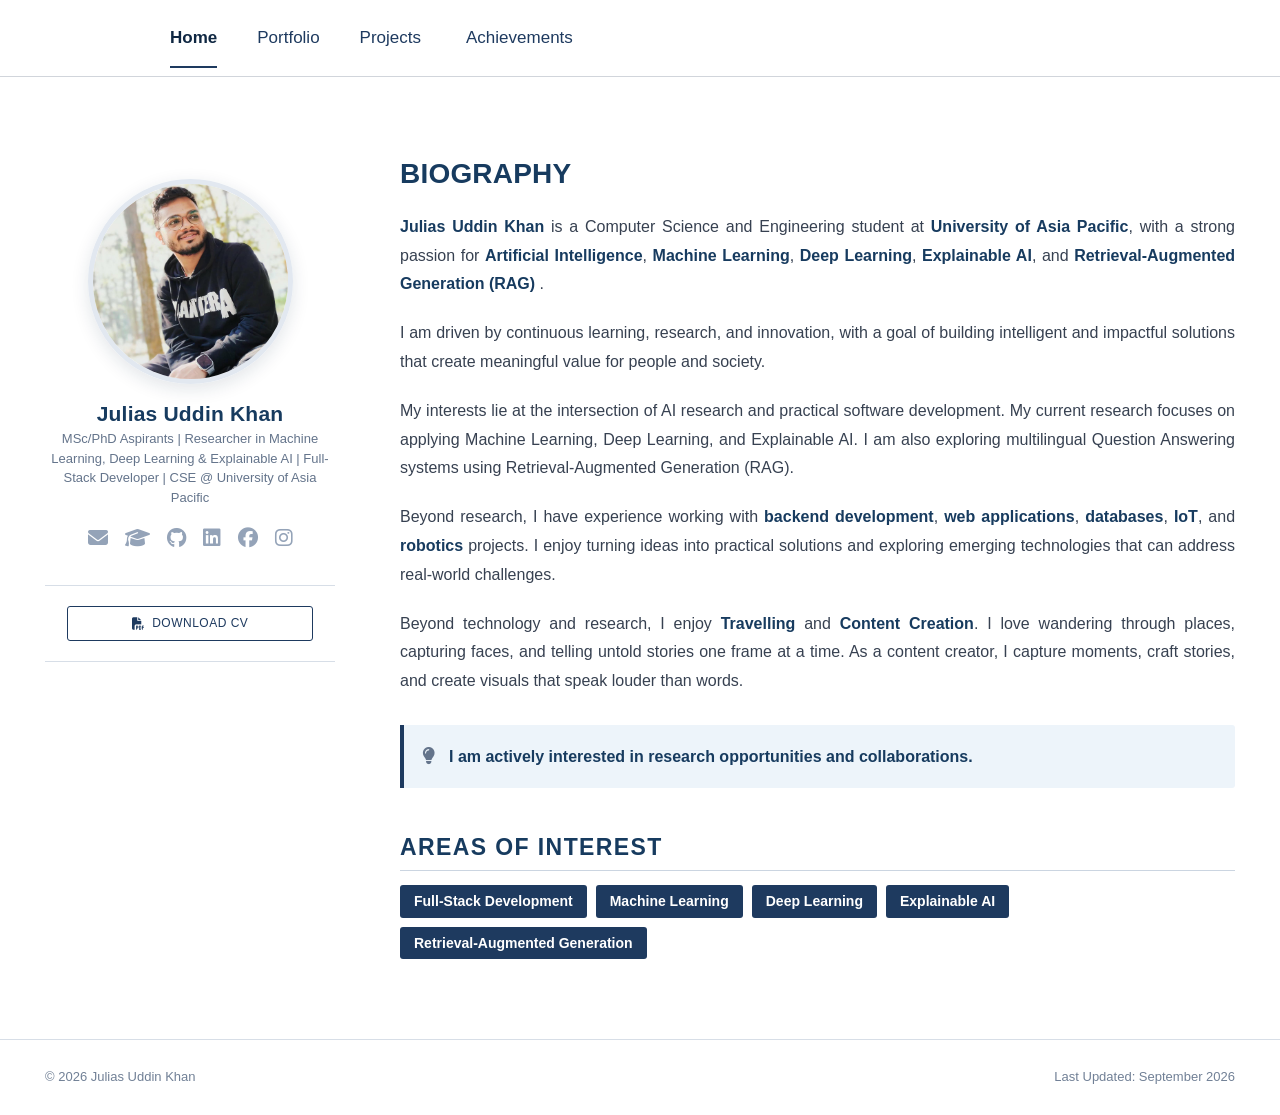
<file: index.html>
<!DOCTYPE html>

<html lang="en">

<head>


<meta charset="UTF-8">

<meta
    name="viewport"
    content="width=device-width, initial-scale=1.0"
>

<meta
    name="description"
    content="Academic portfolio of Julias Uddin Khan"
>

<meta
    name="author"
    content="Julias Uddin Khan"
>

<title>Julias Uddin Khan</title>


<!-- Font Awesome -->

<link
    rel="stylesheet"
    href="https://cdnjs.cloudflare.com/ajax/libs/font-awesome/6.5.2/css/all.min.css"
>


<!-- Main CSS -->

<link
    rel="stylesheet"
    href="css/style.css"
>


<style>

    .desktop-nav-options {
        display: flex;
        align-items: center;
        gap: 45px;
    }

    .mobile-menu-container {
        display: none;
        position: relative;
    }

    .mobile-menu-button {
        border: none;
        background: transparent;
        color: #344454;
        font-size: 19px;
        cursor: pointer;
        padding: 5px;
    }

    .mobile-menu-button:hover {
        color: #30445a;
    }

    .mobile-menu {
        display: none;
        position: absolute;
        top: 38px;
        right: 0;
        min-width: 165px;
        background: #ffffff;
        border: 1px solid #dddddd;
        border-radius: 4px;
        box-shadow: 0 6px 20px rgba(0,0,0,0.10);
        z-index: 1000;
        padding: 7px 0;
    }

    .mobile-menu.show {
        display: block;
    }

    .mobile-menu-link {
        display: block;
        padding: 10px 18px;
        color: #344454;
        font-size: 14px;
        font-weight: 400;
        text-decoration: none;
        white-space: nowrap;
    }

    .mobile-menu-link:hover {
        background: #f5f7f9;
        color: #30445a;
    }

    .mobile-menu-link.active {
        color: #30445a;
        font-weight: 700;
    }

    @media (max-width: 700px) {

        .desktop-nav-options {
            display: none;
        }

        .mobile-menu-container {
            display: block;
        }

        .nav-links {
            gap: 25px;
        }

    }

    @media (max-width: 420px) {

        .nav-links {
            gap: 18px;
        }

    }

</style>


</head>

<body>

<!-- =====================================================
     HEADER
====================================================== -->

<header class="site-header">


<div class="container">

    <nav class="navbar">

        <div class="nav-links">

            <a
                href="index.html"
                class="nav-link active"
            >
                Home
            </a>


            <a
                href="portfolio.html"
                class="nav-link"
            >
                Portfolio
            </a>


            <div class="desktop-nav-options">

                <a
                    href="projects.html"
                    class="nav-link"
                >
                    Projects
                </a>


                <a
                    href="achievements.html"
                    class="nav-link"
                >
                    Achievements
                </a>

            </div>


            <div class="mobile-menu-container">

                <button
                    type="button"
                    class="mobile-menu-button"
                    id="mobileMenuButton"
                    aria-label="Open navigation menu"
                    aria-expanded="false"
                >
                    <i class="fa-solid fa-bars"></i>
                </button>


                <div
                    class="mobile-menu"
                    id="mobileMenu"
                >

                    <a
                        href="projects.html"
                        class="mobile-menu-link"
                    >
                        Projects
                    </a>


                    <a
                        href="achievements.html"
                        class="mobile-menu-link"
                    >
                        Achievements
                    </a>

                </div>

            </div>

        </div>

    </nav>

</div>


</header>

<!-- =====================================================
     MAIN
====================================================== -->

<main>


<div class="container">

    <div class="main-layout">


        <!-- =================================================
             SIDEBAR
        ================================================== -->

        <aside class="sidebar">


            <div class="profile-container">

                <img
                    src="files/profile.jpeg"
                    alt="Julias Uddin Khan"
                    class="profile-image"
                >

            </div>


            <h1 class="profile-name">
                Julias Uddin Khan
            </h1>


            <p class="profile-title">

                MSc/PhD Aspirants |
                Researcher in Machine Learning,
                Deep Learning &amp; Explainable AI |
                Full-Stack Developer |
                CSE @ University of Asia Pacific

            </p>


            <div class="social-links">


                <a
                    href="https://mail.google.com/mail/?view=cm&fs=1&to=juliasjisan17@gmail.com"
                    class="social-link"
                    target="_blank"
                    rel="noopener noreferrer"
                    title="Personal Email"
                >
                    <i class="fa-solid fa-envelope"></i>
                </a>


                <a
                    href="https://mail.google.com/mail/?view=cm&fs=1&to=22201034@uap-bd.edu"
                    class="social-link"
                    target="_blank"
                    rel="noopener noreferrer"
                    title="University Email"
                >
                    <i class="fa-solid fa-graduation-cap"></i>
                </a>


                <a
                    href="https://github.com/JuliasUddinKhan"
                    class="social-link"
                    target="_blank"
                    rel="noopener noreferrer"
                    title="GitHub"
                >
                    <i class="fa-brands fa-github"></i>
                </a>


                <a
                    href="https://www.linkedin.com/in/juliasuddinkhan/"
                    class="social-link"
                    target="_blank"
                    rel="noopener noreferrer"
                    title="LinkedIn"
                >
                    <i class="fa-brands fa-linkedin"></i>
                </a>


                <a
                    href="https://facebook.com/juliasuddinkhan"
                    class="social-link"
                    target="_blank"
                    rel="noopener noreferrer"
                    title="Facebook"
                >
                    <i class="fa-brands fa-facebook"></i>
                </a>


                <a
                    href="https://www.instagram.com/julias_jisan"
                    class="social-link"
                    target="_blank"
                    rel="noopener noreferrer"
                    title="Instagram"
                >
                    <i class="fa-brands fa-instagram"></i>
                </a>

            </div>


            <div class="cv-section">

                <a
                    href="files/Julias Uddin Khan_CV.pdf"
                    class="cv-button"
                    download
                >

                    <i class="fa-solid fa-file-pdf"></i>

                    <span>
                        DOWNLOAD CV
                    </span>

                </a>

            </div>

        </aside>



        <!-- =================================================
             CONTENT
        ================================================== -->

        <section class="content">


            <section class="biography-section">

                <h2 class="section-title">
                    BIOGRAPHY
                </h2>


                <p>

                    <strong>Julias Uddin Khan</strong>
                    is a Computer Science and Engineering
                    student at
                    <strong>University of Asia Pacific</strong>,
                    with a strong passion for
                    <strong>Artificial Intelligence</strong>,
                    <strong>Machine Learning</strong>,
                    <strong>Deep Learning</strong>,
                    <strong>Explainable AI</strong>, and
                    <strong>
                        Retrieval-Augmented Generation (RAG)
                    </strong>.

                </p>


                <p>

                    I am driven by continuous learning,
                    research, and innovation, with a goal of
                    building intelligent and impactful solutions
                    that create meaningful value for people
                    and society.

                </p>


                <p>

                    My interests lie at the intersection of
                    AI research and practical software development.

                    My current research focuses on applying
                    Machine Learning, Deep Learning, and
                    Explainable AI.

                    I am also exploring multilingual
                    Question Answering systems using
                    Retrieval-Augmented Generation (RAG).

                </p>


                <p>

                    Beyond research, I have experience working
                    with <strong>backend development</strong>,
                    <strong>web applications</strong>,
                    <strong>databases</strong>,
                    <strong>IoT</strong>, and
                    <strong>robotics</strong> projects.

                    I enjoy turning ideas into practical solutions
                    and exploring emerging technologies that can
                    address real-world challenges.

                </p>


                <p>

                    Beyond technology and research, I enjoy
                    <strong>Travelling</strong> and
                    <strong>Content Creation</strong>.

                    I love wandering through places, capturing
                    faces, and telling untold stories one frame
                    at a time.

                    As a content creator, I capture moments,
                    craft stories, and create visuals that speak
                    louder than words.

                </p>

            </section>



            <div class="highlight-box">

                <div class="highlight-icon">

                    <i class="fa-solid fa-lightbulb"></i>

                </div>


                <div class="highlight-text">

                    I am actively interested in research
                    opportunities and collaborations.

                </div>

            </div>



            <section class="research-section">

                <h2 class="research-title">
                    AREAS OF INTEREST
                </h2>


                <div class="content-divider"></div>


                <div class="research-tags">

                    <span class="research-tag">
                        Full-Stack Development
                    </span>

                    <span class="research-tag">
                        Machine Learning
                    </span>

                    <span class="research-tag">
                        Deep Learning
                    </span>

                    <span class="research-tag">
                        Explainable AI
                    </span>

                    <span class="research-tag">
                        Retrieval-Augmented Generation
                    </span>

                </div>

            </section>

        </section>

    </div>

</div>


</main>

<!-- =====================================================
     FOOTER
====================================================== -->

<footer class="site-footer">


<div class="container">

    <div class="footer-content">

        <p>
            © 2026 Julias Uddin Khan
        </p>

        <p>
            Last Updated: September 2026
        </p>

    </div>

</div>


</footer>

<script src="js/script.js"></script>

<script>

document.addEventListener("DOMContentLoaded", function () {

    const menuButton =
        document.getElementById("mobileMenuButton");

    const mobileMenu =
        document.getElementById("mobileMenu");


    if (!menuButton || !mobileMenu) {
        return;
    }


    menuButton.addEventListener("click", function (event) {

        event.stopPropagation();

        const isOpen =
            mobileMenu.classList.toggle("show");

        menuButton.setAttribute(
            "aria-expanded",
            isOpen ? "true" : "false"
        );

    });


    document.addEventListener("click", function (event) {

        if (
            !mobileMenu.contains(event.target) &&
            !menuButton.contains(event.target)
        ) {

            mobileMenu.classList.remove("show");

            menuButton.setAttribute(
                "aria-expanded",
                "false"
            );

        }

    });

});

</script>

</body>

</html>
</file>
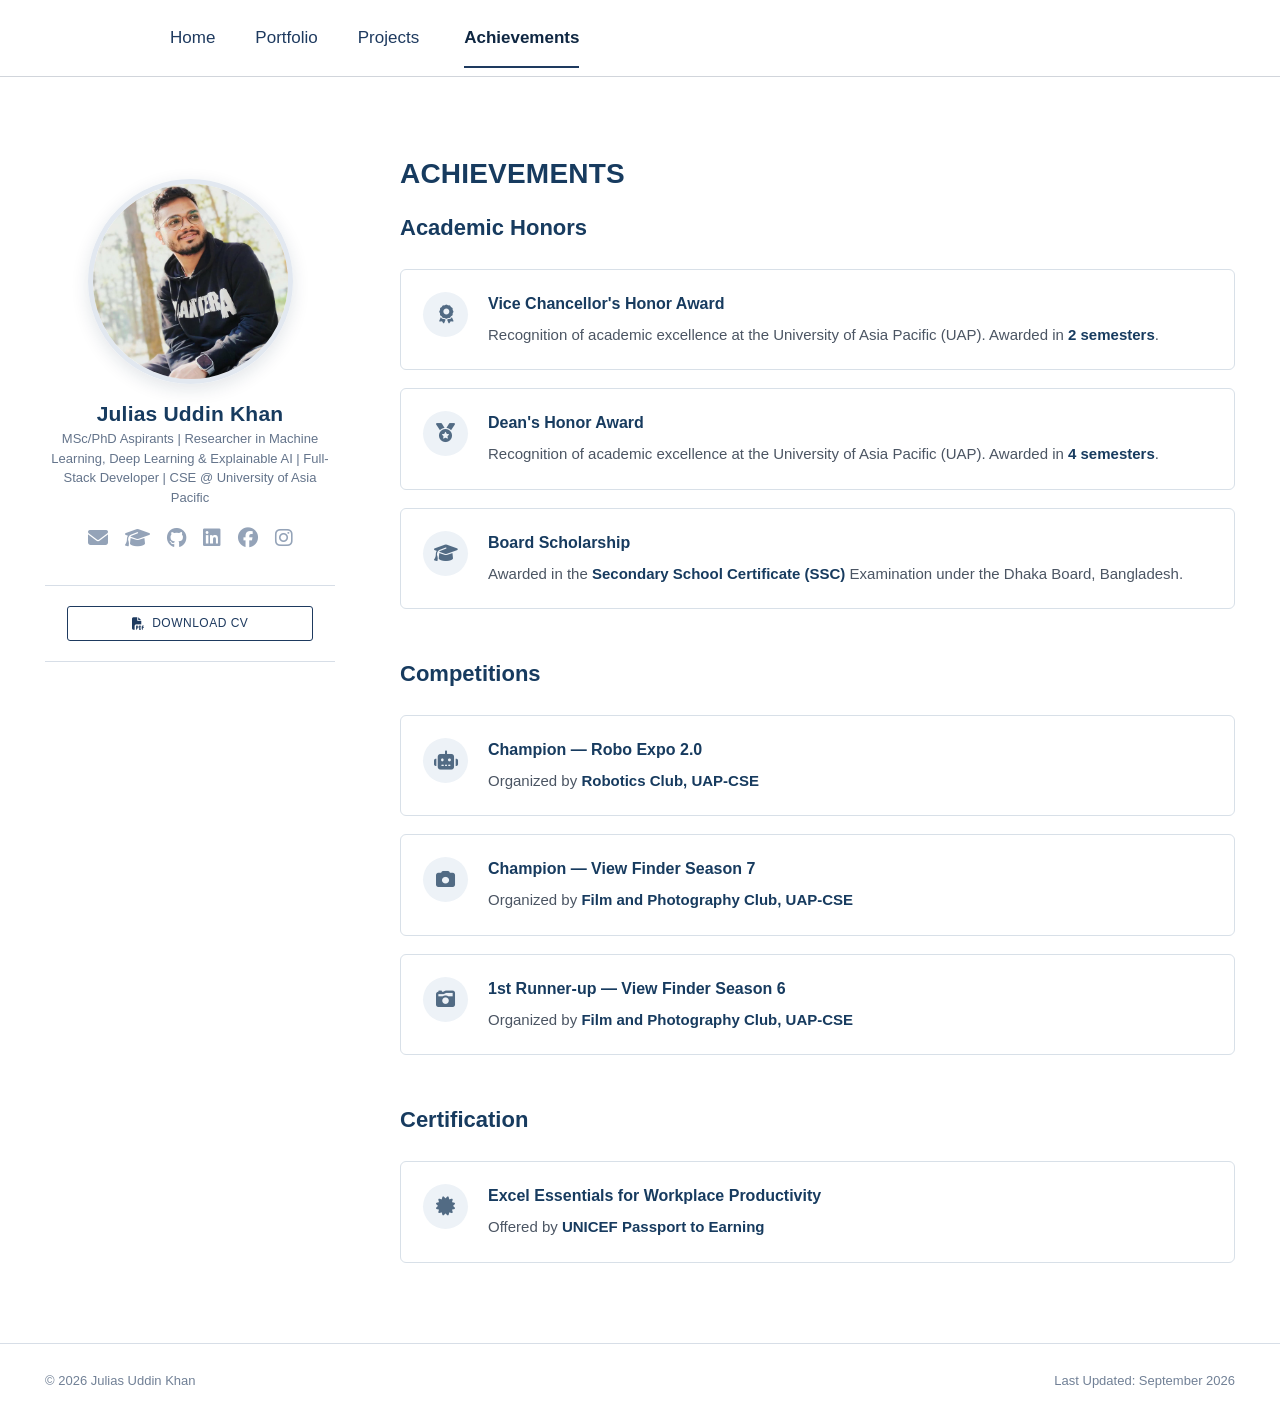
<file: achievements.html>
<!DOCTYPE html>

<html lang="en">

<head>

    <meta charset="UTF-8">

    <meta
        name="viewport"
        content="width=device-width, initial-scale=1.0"
    >

    <meta
        name="description"
        content="Achievements of Julias Uddin Khan"
    >

    <meta
        name="author"
        content="Julias Uddin Khan"
    >

    <title>
        Julias Uddin Khan | Achievements
    </title>


    <!-- Font Awesome -->

    <link
        rel="stylesheet"
        href="https://cdnjs.cloudflare.com/ajax/libs/font-awesome/6.5.2/css/all.min.css"
    >


    <!-- Main CSS -->

    <link
        rel="stylesheet"
        href="css/style.css"
    >


    <!-- =====================================================
         ACHIEVEMENTS PAGE STYLES
    ====================================================== -->

    <style>

        /* =====================================================
           DESKTOP NAVIGATION
        ====================================================== */

        .desktop-nav-options {

            display: flex;

            align-items: center;

            gap: 45px;

        }


        /* =====================================================
           MOBILE NAVIGATION
        ====================================================== */

        .mobile-menu-container {

            display: none;

            position: relative;

        }


        .mobile-menu-button {

            border: none;

            background: transparent;

            color: #344454;

            font-size: 19px;

            cursor: pointer;

            padding: 5px;

        }


        .mobile-menu-button:hover {

            color: #30445a;

        }


        .mobile-menu {

            display: none;

            position: absolute;

            top: 38px;

            right: 0;

            min-width: 165px;

            background: #ffffff;

            border: 1px solid #dddddd;

            border-radius: 4px;

            box-shadow:
                0 6px 20px rgba(0, 0, 0, 0.10);

            z-index: 1000;

            padding: 7px 0;

        }


        .mobile-menu.show {

            display: block;

        }


        .mobile-menu-link {

            display: block;

            padding: 10px 18px;

            color: #344454;

            font-size: 14px;

            font-weight: 400;

            text-decoration: none;

            white-space: nowrap;

        }


        .mobile-menu-link:hover {

            background: #f5f7f9;

            color: #30445a;

        }


        .mobile-menu-link.active {

            color: #30445a;

            font-weight: 700;

        }


        /* =====================================================
           ACHIEVEMENTS CONTENT
        ====================================================== */

        .achievements-content {

            width: 100%;

            min-width: 0;

        }


        .achievement-section {

            width: 100%;

            margin-top: 50px;

        }


        .achievement-section:first-of-type {

            margin-top: 0;

        }


        .achievement-section-title {

            margin: 0;

            color: #173b5f;

            font-size: 22px;

            font-weight: 700;

            line-height: 1.4;

        }


        .achievement-list {

            width: 100%;

            display: flex;

            flex-direction: column;

            gap: 18px;

            margin-top: 25px;

        }


        .achievement-item {

            width: 100%;

            display: flex;

            align-items: flex-start;

            gap: 20px;

            padding: 22px;

            background: #ffffff;

            border: 1px solid #d8e0e8;

            border-radius: 6px;

            transition:
                transform 0.25s ease,
                box-shadow 0.25s ease,
                border-color 0.25s ease;

        }


        .achievement-item:hover {

            transform: translateY(-2px);

            border-color: #aebdcd;

            box-shadow:
                0 6px 22px rgba(15, 39, 66, 0.09);

        }


        .achievement-icon {

            width: 45px;

            height: 45px;

            flex-shrink: 0;

            display: flex;

            align-items: center;

            justify-content: center;

            background: #edf2f7;

            border-radius: 50%;

            color: #526b84;

            font-size: 19px;

        }


        .achievement-details {

            min-width: 0;

            flex: 1;

        }


        .achievement-details h3 {

            margin: 0 0 6px;

            color: #173b5f;

            font-size: 16px;

            font-weight: 700;

            line-height: 1.5;

        }


        .achievement-details p {

            margin: 0;

            color: #4b5563;

            font-size: 15px;

            font-weight: 400;

            line-height: 1.7;

        }


        .achievement-details strong {

            color: #173b5f;

            font-weight: 700;

        }


        /* =====================================================
           RESPONSIVE
        ====================================================== */

        @media (max-width: 700px) {

            .desktop-nav-options {

                display: none;

            }


            .mobile-menu-container {

                display: block;

            }


            .nav-links {

                gap: 25px;

            }


            .achievement-section {

                margin-top: 40px;

            }


            .achievement-section:first-of-type {

                margin-top: 0;

            }


            .achievement-section-title {

                font-size: 20px;

            }


            .achievement-list {

                gap: 15px;

                margin-top: 20px;

            }


            .achievement-item {

                gap: 15px;

                padding: 18px;

            }


            .achievement-icon {

                width: 40px;

                height: 40px;

                font-size: 16px;

            }


            .achievement-details h3 {

                font-size: 15px;

            }


            .achievement-details p {

                font-size: 13px;

                line-height: 1.6;

            }

        }


        @media (max-width: 420px) {

            .nav-links {

                gap: 18px;

            }


            .achievement-section-title {

                font-size: 19px;

            }


            .achievement-item {

                gap: 12px;

                padding: 16px;

            }


            .achievement-icon {

                width: 36px;

                height: 36px;

                font-size: 14px;

            }


            .achievement-details h3 {

                font-size: 14px;

            }


            .achievement-details p {

                font-size: 12px;

            }

        }

    </style>

</head>


<body>


<!-- =====================================================
     HEADER
====================================================== -->

<header class="site-header">

    <div class="container">

        <nav class="navbar">

            <div class="nav-links">


                <a
                    href="index.html"
                    class="nav-link"
                >
                    Home
                </a>


                <a
                    href="portfolio.html"
                    class="nav-link"
                >
                    Portfolio
                </a>


                <div class="desktop-nav-options">

                    <a
                        href="projects.html"
                        class="nav-link"
                    >
                        Projects
                    </a>


                    <a
                        href="achievements.html"
                        class="nav-link active"
                    >
                        Achievements
                    </a>

                </div>


                <!-- MOBILE MENU -->

                <div class="mobile-menu-container">

                    <button
                        type="button"
                        class="mobile-menu-button"
                        id="mobileMenuButton"
                        aria-label="Open navigation menu"
                        aria-expanded="false"
                    >

                        <i class="fa-solid fa-bars"></i>

                    </button>


                    <div
                        class="mobile-menu"
                        id="mobileMenu"
                    >

                        <a
                            href="projects.html"
                            class="mobile-menu-link"
                        >
                            Projects
                        </a>


                        <a
                            href="achievements.html"
                            class="mobile-menu-link active"
                        >
                            Achievements
                        </a>

                    </div>

                </div>

            </div>

        </nav>

    </div>

</header>


<!-- =====================================================
     MAIN
====================================================== -->

<main>

    <div class="container">

        <div class="main-layout">


            <!-- =================================================
                 SIDEBAR
            ================================================== -->

            <aside class="sidebar">


                <div class="profile-container">

                    <img
                        src="files/profile.jpeg"
                        alt="Julias Uddin Khan"
                        class="profile-image"
                    >

                </div>


                <h1 class="profile-name">
                    Julias Uddin Khan
                </h1>


                <p class="profile-title">

                    MSc/PhD Aspirants |
                    Researcher in Machine Learning,
                    Deep Learning &amp; Explainable AI |
                    Full-Stack Developer |
                    CSE @ University of Asia Pacific

                </p>


                <!-- SOCIAL LINKS -->

                <div class="social-links">


                    <a
                        href="https://mail.google.com/mail/?view=cm&fs=1&to=juliasjisan17@gmail.com"
                        class="social-link"
                        target="_blank"
                        rel="noopener noreferrer"
                        title="Personal Email"
                    >

                        <i class="fa-solid fa-envelope"></i>

                    </a>


                    <a
                        href="https://mail.google.com/mail/?view=cm&fs=1&to=22201034@uap-bd.edu"
                        class="social-link"
                        target="_blank"
                        rel="noopener noreferrer"
                        title="University Email"
                    >

                        <i class="fa-solid fa-graduation-cap"></i>

                    </a>


                    <a
                        href="https://github.com/JuliasUddinKhan"
                        class="social-link"
                        target="_blank"
                        rel="noopener noreferrer"
                        title="GitHub"
                    >

                        <i class="fa-brands fa-github"></i>

                    </a>


                    <a
                        href="https://www.linkedin.com/in/juliasuddinkhan/"
                        class="social-link"
                        target="_blank"
                        rel="noopener noreferrer"
                        title="LinkedIn"
                    >

                        <i class="fa-brands fa-linkedin"></i>

                    </a>


                    <a
                        href="https://facebook.com/juliasuddinkhan"
                        class="social-link"
                        target="_blank"
                        rel="noopener noreferrer"
                        title="Facebook"
                    >

                        <i class="fa-brands fa-facebook"></i>

                    </a>


                    <a
                        href="https://www.instagram.com/julias_jisan"
                        class="social-link"
                        target="_blank"
                        rel="noopener noreferrer"
                        title="Instagram"
                    >

                        <i class="fa-brands fa-instagram"></i>

                    </a>

                </div>


                <!-- CV -->

                <div class="cv-section">

                    <a
                        href="files/Julias Uddin Khan_CV.pdf"
                        class="cv-button"
                        download
                    >

                        <i class="fa-solid fa-file-pdf"></i>

                        <span>
                            DOWNLOAD CV
                        </span>

                    </a>

                </div>

            </aside>


            <!-- =================================================
                 ACHIEVEMENTS CONTENT
            ================================================== -->

            <section class="content achievements-content">


                <h2 class="section-title">
                    ACHIEVEMENTS
                </h2>


                <!-- =================================================
                     ACADEMIC HONORS
                ================================================== -->

                <section class="achievement-section">

                    <h2 class="achievement-section-title">
                        Academic Honors
                    </h2>


                    <div class="achievement-list">


                        <div class="achievement-item">

                            <div class="achievement-icon">

                                <i class="fa-solid fa-award"></i>

                            </div>


                            <div class="achievement-details">

                                <h3>
                                    Vice Chancellor's Honor Award
                                </h3>


                                <p>

                                    Recognition of academic excellence
                                    at the University of Asia Pacific (UAP).
                                    Awarded in
                                    <strong>2 semesters</strong>.

                                </p>

                            </div>

                        </div>


                        <div class="achievement-item">

                            <div class="achievement-icon">

                                <i class="fa-solid fa-medal"></i>

                            </div>


                            <div class="achievement-details">

                                <h3>
                                    Dean's Honor Award
                                </h3>


                                <p>

                                    Recognition of academic excellence
                                    at the University of Asia Pacific (UAP).
                                    Awarded in
                                    <strong>4 semesters</strong>.

                                </p>

                            </div>

                        </div>


                        <div class="achievement-item">

                            <div class="achievement-icon">

                                <i class="fa-solid fa-graduation-cap"></i>

                            </div>


                            <div class="achievement-details">

                                <h3>
                                    Board Scholarship
                                </h3>


                                <p>

                                    Awarded in the
                                    <strong>
                                        Secondary School Certificate (SSC)
                                    </strong>
                                    Examination under the Dhaka Board,
                                    Bangladesh.

                                </p>

                            </div>

                        </div>

                    </div>

                </section>


                <!-- =================================================
                     COMPETITIONS
                ================================================== -->

                <section class="achievement-section">

                    <h2 class="achievement-section-title">
                        Competitions
                    </h2>


                    <div class="achievement-list">


                        <div class="achievement-item">

                            <div class="achievement-icon">

                                <i class="fa-solid fa-robot"></i>

                            </div>


                            <div class="achievement-details">

                                <h3>
                                    Champion — Robo Expo 2.0
                                </h3>


                                <p>

                                    Organized by
                                    <strong>
                                        Robotics Club, UAP-CSE
                                    </strong>

                                </p>

                            </div>

                        </div>


                        <div class="achievement-item">

                            <div class="achievement-icon">

                                <i class="fa-solid fa-camera"></i>

                            </div>


                            <div class="achievement-details">

                                <h3>
                                    Champion — View Finder Season 7
                                </h3>


                                <p>

                                    Organized by
                                    <strong>
                                        Film and Photography Club, UAP-CSE
                                    </strong>

                                </p>

                            </div>

                        </div>


                        <div class="achievement-item">

                            <div class="achievement-icon">

                                <i class="fa-solid fa-camera-retro"></i>

                            </div>


                            <div class="achievement-details">

                                <h3>
                                    1st Runner-up — View Finder Season 6
                                </h3>


                                <p>

                                    Organized by
                                    <strong>
                                        Film and Photography Club, UAP-CSE
                                    </strong>

                                </p>

                            </div>

                        </div>

                    </div>

                </section>


                <!-- =================================================
                     CERTIFICATION
                ================================================== -->

                <section class="achievement-section">

                    <h2 class="achievement-section-title">
                        Certification
                    </h2>


                    <div class="achievement-list">

                        <div class="achievement-item">

                            <div class="achievement-icon">

                                <i class="fa-solid fa-certificate"></i>

                            </div>


                            <div class="achievement-details">

                                <h3>
                                    Excel Essentials for Workplace Productivity
                                </h3>


                                <p>

                                    Offered by
                                    <strong>
                                        UNICEF Passport to Earning
                                    </strong>

                                </p>

                            </div>

                        </div>

                    </div>

                </section>


            </section>

        </div>

    </div>

</main>


<!-- =====================================================
     FOOTER
====================================================== -->

<footer class="site-footer">

    <div class="container">

        <div class="footer-content">

            <p>
                © 2026 Julias Uddin Khan
            </p>


            <p>
                Last Updated: September 2026
            </p>

        </div>

    </div>

</footer>


<!-- =====================================================
     MAIN JAVASCRIPT
====================================================== -->

<script src="js/script.js"></script>


<!-- =====================================================
     MOBILE MENU
====================================================== -->

<script>

document.addEventListener("DOMContentLoaded", function () {

    const menuButton =
        document.getElementById("mobileMenuButton");

    const mobileMenu =
        document.getElementById("mobileMenu");


    if (!menuButton || !mobileMenu) {

        return;

    }


    menuButton.addEventListener("click", function (event) {

        event.stopPropagation();

        const isOpen =
            mobileMenu.classList.toggle("show");

        menuButton.setAttribute(
            "aria-expanded",
            isOpen ? "true" : "false"
        );

    });


    document.addEventListener("click", function (event) {

        if (
            !mobileMenu.contains(event.target) &&
            !menuButton.contains(event.target)
        ) {

            mobileMenu.classList.remove("show");

            menuButton.setAttribute(
                "aria-expanded",
                "false"
            );

        }

    });

});

</script>


</body>

</html>
</file>
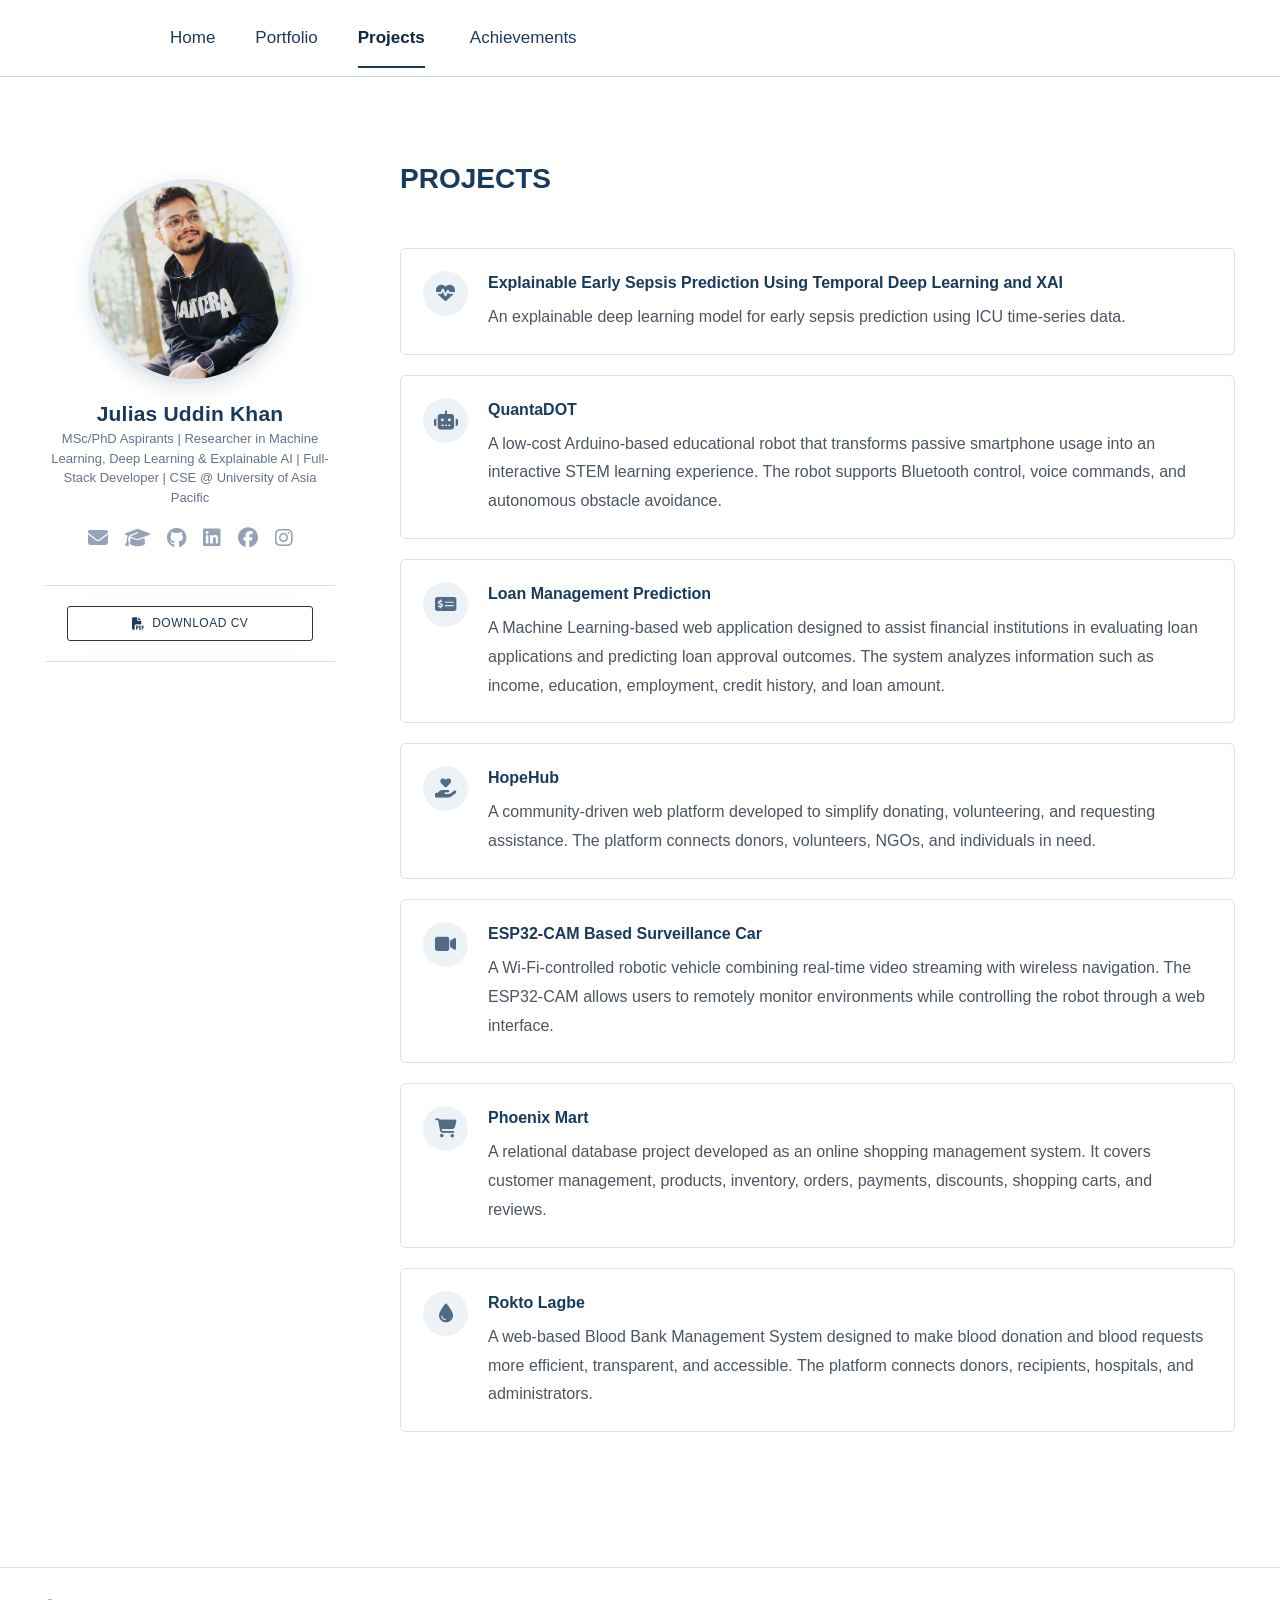
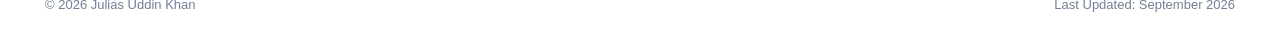
<file: projects.html>
<!DOCTYPE html>

<html lang="en">

<head>

<meta charset="UTF-8">

<meta
    name="viewport"
    content="width=device-width, initial-scale=1.0"
>

<meta
    name="description"
    content="Projects of Julias Uddin Khan"
>

<meta
    name="author"
    content="Julias Uddin Khan"
>

<title>Julias Uddin Khan | Projects</title>


<link
    rel="stylesheet"
    href="https://cdnjs.cloudflare.com/ajax/libs/font-awesome/6.5.2/css/all.min.css"
>


<link
    rel="stylesheet"
    href="css/style.css"
>


<style>

    .desktop-nav-options {
        display: flex;
        align-items: center;
        gap: 45px;
    }

    .mobile-menu-container {
        display: none;
        position: relative;
    }

    .mobile-menu-button {
        border: none;
        background: transparent;
        color: #344454;
        font-size: 19px;
        cursor: pointer;
        padding: 5px;
    }

    .mobile-menu {
        display: none;
        position: absolute;
        top: 38px;
        right: 0;
        min-width: 165px;
        background: #ffffff;
        border: 1px solid #dddddd;
        border-radius: 4px;
        box-shadow: 0 6px 20px rgba(0,0,0,0.10);
        z-index: 1000;
        padding: 7px 0;
    }

    .mobile-menu.show {
        display: block;
    }

    .mobile-menu-link {
        display: block;
        padding: 10px 18px;
        color: #344454;
        font-size: 14px;
        text-decoration: none;
    }

    .mobile-menu-link:hover {
        background: #f5f7f9;
    }

    .mobile-menu-link.active {
        color: #30445a;
        font-weight: 700;
    }

    @media (max-width: 700px) {

        .desktop-nav-options {
            display: none;
        }

        .mobile-menu-container {
            display: block;
        }

        .nav-links {
            gap: 25px;
        }

    }

    @media (max-width: 420px) {

        .nav-links {
            gap: 18px;
        }

    }

</style>

</head>

<body>

<header class="site-header">

<div class="container">

    <nav class="navbar">

        <div class="nav-links">


            <a
                href="index.html"
                class="nav-link"
            >
                Home
            </a>


            <a
                href="portfolio.html"
                class="nav-link"
            >
                Portfolio
            </a>


            <div class="desktop-nav-options">

                <a
                    href="projects.html"
                    class="nav-link active"
                >
                    Projects
                </a>


                <a
                    href="achievements.html"
                    class="nav-link"
                >
                    Achievements
                </a>

            </div>


            <div class="mobile-menu-container">

                <button
                    type="button"
                    class="mobile-menu-button"
                    id="mobileMenuButton"
                    aria-expanded="false"
                >
                    <i class="fa-solid fa-bars"></i>
                </button>


                <div
                    class="mobile-menu"
                    id="mobileMenu"
                >

                    <a
                        href="projects.html"
                        class="mobile-menu-link active"
                    >
                        Projects
                    </a>


                    <a
                        href="achievements.html"
                        class="mobile-menu-link"
                    >
                        Achievements
                    </a>

                </div>

            </div>

        </div>

    </nav>

</div>


</header>

<main>


<div class="container">

    <div class="main-layout">


        <!-- SIDEBAR -->

        <aside class="sidebar">

            <div class="profile-container">

                <img
                    src="files/profile.jpeg"
                    alt="Julias Uddin Khan"
                    class="profile-image"
                >

            </div>


            <h1 class="profile-name">
                Julias Uddin Khan
            </h1>


            <p class="profile-title">

                MSc/PhD Aspirants |
                Researcher in Machine Learning,
                Deep Learning &amp; Explainable AI |
                Full-Stack Developer |
                CSE @ University of Asia Pacific

            </p>


            <div class="social-links">

                <a
                    href="https://mail.google.com/mail/?view=cm&fs=1&to=juliasjisan17@gmail.com"
                    class="social-link"
                    target="_blank"
                    rel="noopener noreferrer"
                >
                    <i class="fa-solid fa-envelope"></i>
                </a>


                <a
                    href="https://mail.google.com/mail/?view=cm&fs=1&to=22201034@uap-bd.edu"
                    class="social-link"
                    target="_blank"
                    rel="noopener noreferrer"
                >
                    <i class="fa-solid fa-graduation-cap"></i>
                </a>


                <a
                    href="https://github.com/JuliasUddinKhan"
                    class="social-link"
                    target="_blank"
                    rel="noopener noreferrer"
                >
                    <i class="fa-brands fa-github"></i>
                </a>


                <a
                    href="https://www.linkedin.com/in/juliasuddinkhan/"
                    class="social-link"
                    target="_blank"
                    rel="noopener noreferrer"
                >
                    <i class="fa-brands fa-linkedin"></i>
                </a>


                <a
                    href="https://facebook.com/juliasuddinkhan"
                    class="social-link"
                    target="_blank"
                    rel="noopener noreferrer"
                >
                    <i class="fa-brands fa-facebook"></i>
                </a>


                <a
                    href="https://www.instagram.com/julias_jisan"
                    class="social-link"
                    target="_blank"
                    rel="noopener noreferrer"
                >
                    <i class="fa-brands fa-instagram"></i>
                </a>

            </div>


            <div class="cv-section">

                <a
                    href="files/Julias Uddin Khan_CV.pdf"
                    class="cv-button"
                    download
                >

                    <i class="fa-solid fa-file-pdf"></i>

                    DOWNLOAD CV

                </a>

            </div>

        </aside>



        <!-- PROJECT CONTENT -->

        <section class="portfolio-content">

            <h1 class="portfolio-title">
                PROJECTS
            </h1>


            <section class="portfolio-block">


                <div class="honors-container">


                    <!-- PROJECT 1 -->

                    <a
                        href="https://huggingface.co/spaces/Arni15/Explainable-sepsis-prediction"
                        class="honor-item"
                        target="_blank"
                        rel="noopener noreferrer"
                    >

                        <div class="honor-icon">

                            <i class="fa-solid fa-heart-pulse"></i>

                        </div>


                        <div class="honor-content">

                            <h3>
                                Explainable Early Sepsis Prediction Using Temporal Deep Learning and XAI
                            </h3>


                            <p>

                                An explainable deep learning model
                                for early sepsis prediction using
                                ICU time-series data.

                            </p>

                        </div>

                    </a>



                    <!-- PROJECT 2 -->

                    <a
                        href="https://github.com/JuliasUddinKhan/QuantaDot"
                        class="honor-item"
                        target="_blank"
                        rel="noopener noreferrer"
                    >

                        <div class="honor-icon">

                            <i class="fa-solid fa-robot"></i>

                        </div>


                        <div class="honor-content">

                            <h3>
                                QuantaDOT
                            </h3>


                            <p>

                                A low-cost Arduino-based educational
                                robot that transforms passive smartphone
                                usage into an interactive STEM learning
                                experience.

                                The robot supports Bluetooth control,
                                voice commands, and autonomous obstacle
                                avoidance.

                            </p>

                        </div>

                    </a>



                    <!-- PROJECT 3 -->

                    <a
                        href="https://github.com/JuliasUddinKhan/Loan_Management"
                        class="honor-item"
                        target="_blank"
                        rel="noopener noreferrer"
                    >

                        <div class="honor-icon">

                            <i class="fa-solid fa-money-check-dollar"></i>

                        </div>


                        <div class="honor-content">

                            <h3>
                                Loan Management Prediction
                            </h3>


                            <p>

                                A Machine Learning-based web
                                application designed to assist
                                financial institutions in evaluating
                                loan applications and predicting
                                loan approval outcomes.

                                The system analyzes information such
                                as income, education, employment,
                                credit history, and loan amount.

                            </p>

                        </div>

                    </a>



                    <!-- PROJECT 4 -->

                    <a
                        href="https://github.com/JuliasUddinKhan/HopeHub"
                        class="honor-item"
                        target="_blank"
                        rel="noopener noreferrer"
                    >

                        <div class="honor-icon">

                            <i class="fa-solid fa-hand-holding-heart"></i>

                        </div>


                        <div class="honor-content">

                            <h3>
                                HopeHub
                            </h3>


                            <p>

                                A community-driven web platform
                                developed to simplify donating,
                                volunteering, and requesting
                                assistance.

                                The platform connects donors,
                                volunteers, NGOs, and individuals
                                in need.

                            </p>

                        </div>

                    </a>



                    <!-- PROJECT 5 -->

                    <a
                        href="https://github.com/JuliasUddinKhan/ESP32-Cam-Surveillance-Robot"
                        class="honor-item"
                        target="_blank"
                        rel="noopener noreferrer"
                    >

                        <div class="honor-icon">

                            <i class="fa-solid fa-video"></i>

                        </div>


                        <div class="honor-content">

                            <h3>
                                ESP32-CAM Based Surveillance Car
                            </h3>


                            <p>

                                A Wi-Fi-controlled robotic vehicle
                                combining real-time video streaming
                                with wireless navigation.

                                The ESP32-CAM allows users to remotely
                                monitor environments while controlling
                                the robot through a web interface.

                            </p>

                        </div>

                    </a>



                    <!-- PROJECT 6 -->

                    <a
                        href="https://github.com/JuliasUddinKhan/Phoenix_Mart"
                        class="honor-item"
                        target="_blank"
                        rel="noopener noreferrer"
                    >

                        <div class="honor-icon">

                            <i class="fa-solid fa-cart-shopping"></i>

                        </div>


                        <div class="honor-content">

                            <h3>
                                Phoenix Mart
                            </h3>


                            <p>

                                A relational database project developed
                                as an online shopping management system.

                                It covers customer management,
                                products, inventory, orders, payments,
                                discounts, shopping carts, and reviews.

                            </p>

                        </div>

                    </a>



                    <!-- PROJECT 7 -->

                    <a
                        href="https://github.com/JuliasUddinKhan/Rokto_Lagbe"
                        class="honor-item"
                        target="_blank"
                        rel="noopener noreferrer"
                    >

                        <div class="honor-icon">

                            <i class="fa-solid fa-droplet"></i>

                        </div>


                        <div class="honor-content">

                            <h3>
                                Rokto Lagbe
                            </h3>


                            <p>

                                A web-based Blood Bank Management
                                System designed to make blood donation
                                and blood requests more efficient,
                                transparent, and accessible.

                                The platform connects donors,
                                recipients, hospitals, and administrators.

                            </p>

                        </div>

                    </a>


                </div>

            </section>

        </section>

    </div>

</div>


</main>

<footer class="site-footer">


<div class="container">

    <div class="footer-content">

        <p>
            © 2026 Julias Uddin Khan
        </p>

        <p>
            Last Updated: September 2026
        </p>

    </div>

</div>


</footer>

<script src="js/script.js"></script>

<script>

document.addEventListener("DOMContentLoaded", function () {

    const menuButton =
        document.getElementById("mobileMenuButton");

    const mobileMenu =
        document.getElementById("mobileMenu");


    if (!menuButton || !mobileMenu) {
        return;
    }


    menuButton.addEventListener("click", function (event) {

        event.stopPropagation();

        const isOpen =
            mobileMenu.classList.toggle("show");

        menuButton.setAttribute(
            "aria-expanded",
            isOpen ? "true" : "false"
        );

    });


    document.addEventListener("click", function (event) {

        if (
            !mobileMenu.contains(event.target) &&
            !menuButton.contains(event.target)
        ) {

            mobileMenu.classList.remove("show");

            menuButton.setAttribute(
                "aria-expanded",
                "false"
            );

        }

    });

});

</script>

</body>

</html>
</file>
<file: css/style.css>
/* =========================================================
   RESET
========================================================= */

* {
    margin: 0;
    padding: 0;
    box-sizing: border-box;
}

html {
    scroll-behavior: smooth;
}

body {
    margin: 0;
    padding: 0;

    background: #ffffff;
    color: #4b5563;

    font-family:
        -apple-system,
        BlinkMacSystemFont,
        "Segoe UI",
        Roboto,
        Helvetica,
        Arial,
        sans-serif;

    font-size: 16px;
    line-height: 1.75;

    opacity: 1;
    transition: opacity 0.35s ease;
}

body.page-loaded {
    opacity: 1;
}

body.page-exit {
    opacity: 0;
}

img {
    max-width: 100%;
}

a {
    text-decoration: none;
}

button,
a {
    -webkit-tap-highlight-color: transparent;
}


/* =========================================================
   COLOR SYSTEM
========================================================= */

:root {
    --primary: #263b53;
    --primary-dark: #1f2937;
    --heading: #1f2937;

    --text: #4b5563;
    --muted: #64748b;
    --light-text: #94a3b8;

    --border: #e2e8f0;
    --border-dark: #cbd5e1;

    --soft-bg: #f8fafc;
    --highlight-bg: #f1f5f9;

    --white: #ffffff;
}


/* =========================================================
   CONTAINER
========================================================= */

.container {
    width: 100%;
    max-width: 1280px;

    margin-left: auto;
    margin-right: auto;

    padding-left: 45px;
    padding-right: 45px;
}


/* =========================================================
   HEADER
========================================================= */

.site-header {
    width: 100%;

    background: #ffffff;

    border-bottom: 1px solid var(--border);

    position: sticky;
    top: 0;
    z-index: 9999;

    backdrop-filter: blur(8px);
    -webkit-backdrop-filter: blur(8px);
}

.navbar {
    height: 76px;

    display: flex;
    align-items: center;
}

.nav-links {
    display: flex;
    align-items: center;

    gap: 40px;

    margin-left: 125px;
}

.nav-link {
    position: relative;

    display: block;

    padding: 25px 0;

    color: var(--primary);

    font-size: 17px;
    font-weight: 400;

    transition: color 0.2s ease;
}

.nav-link:hover {
    color: var(--primary-dark);
}

.nav-link.active {
    color: var(--primary-dark);

    font-weight: 700;
}


/* =========================================================
   NAVIGATION UNDERLINE
========================================================= */

.nav-link::after {
    content: "";

    position: absolute;

    left: 0;
    bottom: 10px;

    width: 0;
    height: 2px;

    background: var(--primary);

    transition: width 0.25s ease;
}

.nav-link:hover::after {
    width: 100%;
}

.nav-link.active::after {
    width: 100%;
}


/* =========================================================
   MOBILE MENU
========================================================= */

.desktop-nav-options {
    display: flex;
    align-items: center;

    gap: 45px;
}

.mobile-menu-container {
    display: none;

    position: relative;
}

.mobile-menu-button {
    border: none;

    background: transparent;

    color: var(--primary);

    font-size: 19px;

    cursor: pointer;

    padding: 5px;
}

.mobile-menu-button:hover {
    color: var(--primary-dark);
}

.mobile-menu {
    display: none;

    position: absolute;

    top: 38px;
    right: 0;

    min-width: 165px;

    background: #ffffff;

    border: 1px solid var(--border);

    border-radius: 4px;

    box-shadow:
        0 6px 20px rgba(15, 23, 42, 0.10);

    z-index: 1000;

    padding: 7px 0;
}

.mobile-menu.show {
    display: block;
}

.mobile-menu-link {
    display: block;

    padding: 10px 18px;

    color: var(--primary);

    font-size: 14px;
    font-weight: 400;

    text-decoration: none;

    white-space: nowrap;
}

.mobile-menu-link:hover {
    background: var(--soft-bg);

    color: var(--primary-dark);
}

.mobile-menu-link.active {
    color: var(--primary-dark);

    font-weight: 700;
}


/* =========================================================
   MAIN
========================================================= */

main {
    width: 100%;
}

.main-layout {
    display: grid;

    grid-template-columns: 290px minmax(0, 1fr);

    column-gap: 65px;

    padding-top: 78px;
    padding-bottom: 80px;
}


/* =========================================================
   SIDEBAR
========================================================= */

.sidebar {
    width: 100%;

    text-align: center;

    padding-top: 24px;
}

.profile-container {
    display: flex;

    justify-content: center;
    align-items: center;
}

.profile-image {
    width: 205px;
    height: 205px;

    object-fit: cover;

    border-radius: 50%;

    display: block;

    border: 5px solid #f1f5f9;

    box-shadow:
        0 3px 12px rgba(15, 23, 42, 0.08);
}

.profile-name {
    margin-top: 15px;
    margin-bottom: 0;

    color: var(--primary-dark);

    font-size: 21px;
    font-weight: 700;

    line-height: 1.4;

    letter-spacing: 0.2px;
}

.profile-title {
    margin-top: 1px;
    margin-bottom: 0;

    color: var(--muted);

    font-size: 13px;

    line-height: 1.5;
}


/* =========================================================
   SOCIAL LINKS
========================================================= */

.social-links {
    display: flex;

    justify-content: center;
    align-items: center;

    flex-wrap: wrap;

    gap: 17px;

    margin-top: 21px;
    margin-bottom: 37px;
}

.social-link {
    display: flex;

    justify-content: center;
    align-items: center;

    color: var(--light-text);

    font-size: 20px;

    transition:
        color 0.2s ease,
        transform 0.2s ease;
}

.social-link:hover {
    color: var(--primary);

    transform: translateY(-2px);
}


/* =========================================================
   SIDEBAR BLOCK
========================================================= */

.sidebar-block {
    width: 100%;

    text-align: left;
}

.sidebar-heading {
    margin: 0;

    color: var(--primary);

    font-size: 16px;
    font-weight: 700;

    letter-spacing: 1px;

    line-height: 1.4;
}

.sidebar-divider {
    width: 100%;
    height: 1px;

    background: var(--border);

    margin-top: 5px;
    margin-bottom: 15px;
}


/* =========================================================
   AFFILIATIONS
========================================================= */

.affiliation-list {
    display: flex;

    justify-content: center;
    align-items: center;

    gap: 38px;

    padding-top: 3px;
    padding-bottom: 24px;
}

.affiliation-item {
    color: #94a3b8;

    font-size: 48px;

    line-height: 1;
}

.affiliation-item.faded {
    opacity: 0.40;
}


/* =========================================================
   CV SECTION
========================================================= */

.cv-section {
    width: 100%;

    padding-top: 20px;
    padding-bottom: 20px;

    border-top: 1px solid var(--border);
    border-bottom: 1px solid var(--border);
}

.cv-button {
    width: 85%;

    min-height: 34px;

    margin-left: auto;
    margin-right: auto;

    display: inline-flex;

    justify-content: center;
    align-items: center;

    gap: 8px;

    padding: 6px 10px;

    border: 1px solid var(--primary);

    border-radius: 3px;

    color: var(--primary);

    background: #ffffff;

    font-size: 12px;
    font-weight: 400;

    letter-spacing: 0.5px;

    transition:
        background 0.2s ease,
        color 0.2s ease;
}

.cv-button:hover {
    background: var(--primary);

    color: #ffffff;
}

.cv-button i {
    font-size: 12px;
}


/* =========================================================
   CONTENT
========================================================= */

.content {
    min-width: 0;

    width: 100%;

    padding-top: 0;
}


/* =========================================================
   BIOGRAPHY
========================================================= */

.biography-section {
    width: 100%;
}

.section-title {
    margin: 0 0 20px 0;

    color: var(--heading);

    font-size: 28px;
    font-weight: 700;

    line-height: 1.35;

    letter-spacing: 0.2px;
}

.biography-section p {
    margin: 0 0 20px 0;

    color: var(--text);

    font-size: 16px;

    line-height: 1.8;

    text-align: justify;
}

.biography-section strong {
    color: var(--primary-dark);

    font-weight: 700;
}


/* =========================================================
   HIGHLIGHT BOX
========================================================= */

.highlight-box {
    width: 100%;

    min-height: 63px;

    display: flex;

    align-items: center;

    gap: 14px;

    margin-top: 29px;
    margin-bottom: 43px;

    padding: 12px 18px;

    background: var(--highlight-bg);

    border-left: 4px solid var(--primary);

    border-radius: 0 3px 3px 0;
}

.highlight-icon {
    flex-shrink: 0;

    color: var(--muted);

    font-size: 17px;
}

.highlight-text {
    color: var(--primary);

    font-size: 16px;
    font-weight: 600;

    line-height: 1.6;
}


/* =========================================================
   RESEARCH SECTION
========================================================= */

.research-section {
    width: 100%;
}

.research-title {
    margin: 0;

    color: var(--heading);

    font-size: 23px;
    font-weight: 700;

    line-height: 1.4;

    letter-spacing: 1.4px;
}

.content-divider {
    width: 100%;
    height: 1px;

    background: var(--border-dark);

    margin-top: 7px;
    margin-bottom: 14px;
}


/* =========================================================
   RESEARCH TAGS
========================================================= */

.research-tags {
    display: flex;

    flex-wrap: wrap;

    align-items: center;

    gap: 9px;
}

.research-tag {
    display: inline-block;

    padding: 5px 14px;

    background: var(--primary);

    color: #ffffff;

    border-radius: 3px;

    font-size: 14px;
    font-weight: 600;

    line-height: 1.6;
}


/* =========================================================
   FOOTER
========================================================= */

.site-footer {
    width: 100%;

    border-top: 1px solid var(--border);

    background: #ffffff;
}

.footer-content {
    min-height: 75px;

    display: flex;

    justify-content: space-between;
    align-items: center;

    gap: 20px;

    color: var(--muted);

    font-size: 13px;
}

.footer-content p {
    margin: 0;
}


/* =========================================================
   PORTFOLIO SECTION
========================================================= */

.portfolio-section {
    width: 100%;

    padding: 70px 0;

    background: #ffffff;
}

.portfolio-container {
    width: 90%;

    max-width: 1350px;

    margin: 0 auto;

    display: grid;

    grid-template-columns: 280px 1fr;

    gap: 70px;
}


/* =========================================================
   PORTFOLIO SIDEBAR
========================================================= */

.portfolio-sidebar {
    text-align: center;
}


/* =========================================================
   PORTFOLIO PROFILE IMAGE
========================================================= */

.portfolio-sidebar .profile-image {
    width: 220px;
    height: 220px;

    margin: 0 auto 20px;

    border-radius: 50%;

    overflow: hidden;

    border: 8px solid #f1f5f9;

    box-shadow:
        0 5px 20px rgba(15, 23, 42, 0.08);
}

.profile-image img {
    width: 100%;
    height: 100%;

    object-fit: cover;
}


/* =========================================================
   PORTFOLIO PROFILE TEXT
========================================================= */

.portfolio-sidebar .profile-name {
    margin: 10px 0 5px;

    font-size: 23px;
    font-weight: 700;

    color: var(--primary);
}

.portfolio-sidebar .profile-title {
    margin: 0;

    font-size: 14px;

    color: var(--muted);
}


/* =========================================================
   PORTFOLIO SOCIAL LINKS
========================================================= */

.portfolio-sidebar .social-links {
    display: flex;

    justify-content: center;
    align-items: center;

    gap: 18px;

    margin-top: 25px;
}

.portfolio-sidebar .social-link {
    color: var(--light-text);

    font-size: 22px;

    text-decoration: none;

    transition:
        color 0.25s ease,
        transform 0.25s ease;
}

.portfolio-sidebar .social-link:hover {
    color: var(--primary);

    transform: translateY(-3px);
}


/* =========================================================
   SIDEBAR SECTION
========================================================= */

.sidebar-section {
    margin-top: 45px;
}

.sidebar-section h3 {
    text-align: left;

    font-size: 16px;

    letter-spacing: 1.5px;

    color: var(--primary);

    padding-bottom: 12px;

    border-bottom: 1px solid var(--border);
}

.affiliation-icons {
    display: flex;

    justify-content: center;

    gap: 35px;

    margin-top: 20px;
}

.affiliation-icons .affiliation-item {
    font-size: 55px;

    color: #94a3b8;
}


/* =========================================================
   DOWNLOAD CV
========================================================= */

.portfolio-sidebar .cv-section {
    margin-top: 40px;

    padding-top: 20px;

    border-top: 1px solid var(--border);
}

.download-cv {
    display: inline-flex;

    align-items: center;
    justify-content: center;

    gap: 12px;

    padding: 12px 20px;

    border: 1px solid var(--primary);

    border-radius: 4px;

    color: var(--primary);

    background: #ffffff;

    text-decoration: none;

    font-size: 14px;
    font-weight: 600;

    letter-spacing: 1px;

    transition:
        background 0.25s ease,
        color 0.25s ease;
}

.download-cv:hover {
    background: var(--primary);

    color: #ffffff;
}


/* =========================================================
   PORTFOLIO CONTENT
========================================================= */

.portfolio-content {
    min-width: 0;
}


/* =========================================================
   PORTFOLIO MAIN HEADING
========================================================= */

.portfolio-title {
    margin: 5px 0 50px;

    font-size: 28px;

    font-weight: 700;

    line-height: 1.35;

    color: var(--heading);
}


/* =========================================================
   PORTFOLIO BLOCK
========================================================= */

.portfolio-block {
    margin-bottom: 55px;
}


/* =========================================================
   SECTION TITLE
========================================================= */

.portfolio-content .section-title {
    margin: 0 0 30px;

    padding-bottom: 12px;

    border-bottom: 1px solid var(--border);

    font-size: 28px;

    letter-spacing: 1.5px;

    color: var(--heading);
}


/* =========================================================
   SKILLS
========================================================= */

.skills-grid {
    display: grid;

    grid-template-columns: repeat(2, 1fr);

    column-gap: 0;

    row-gap: 10px;
}

.skill-category h3 {
    margin: 0 0 5px;

    padding-bottom: 8px;

    border-bottom: 1px solid var(--border);

    font-size: 16px;

    font-weight: 500;

    letter-spacing: 1px;

    line-height: 1.5;

    color: var(--muted);
}


/* =========================================================
   SKILL TAGS
========================================================= */

.skill-tags {
    display: flex;

    flex-wrap: wrap;

    gap: 8px;
}

.skill-tag {
    display: inline-flex;

    align-items: center;

    gap: 7px;

    padding: 8px 12px;

    border: 1px solid var(--border);

    border-radius: 5px;

    background: #ffffff;

    color: var(--text);

    font-size: 14px;

    transition:
        border-color 0.25s ease,
        box-shadow 0.25s ease;
}

.skill-tag:hover {
    border-color: var(--border-dark);

    box-shadow:
        0 3px 10px rgba(15, 23, 42, 0.05);
}

.skill-tag i {
    color: var(--muted);
}


/* =========================================================
   PROJECTS
========================================================= */

.projects-container {
    display: flex;

    flex-direction: column;

    gap: 18px;
}

.project-item {
    display: block;

    padding: 20px 22px;

    border: 1px solid var(--border);

    border-radius: 6px;

    background: #ffffff;

    text-decoration: none;

    transition:
        transform 0.25s ease,
        box-shadow 0.25s ease,
        border-color 0.25s ease;
}

.project-item:hover {
    transform: translateY(-3px);

    border-color: var(--border-dark);

    box-shadow:
        0 6px 20px rgba(15, 23, 42, 0.07);
}

.project-item h3 {
    margin: 0 0 8px;

    color: var(--primary);

    font-size: 17px;

    font-weight: 700;

    line-height: 1.5;
}

.project-item p {
    margin: 5px 0;

    color: var(--text);

    font-size: 16px;

    line-height: 1.7;
}

.project-item strong {
    color: var(--muted);
}

.project-link {
    display: inline-block;

    margin-top: 8px;

    color: var(--muted);

    font-size: 14px;

    font-weight: 600;

    transition: color 0.2s ease;
}

.project-item:hover .project-link {
    color: var(--primary);
}


/* =========================================================
   EDUCATION
========================================================= */

.education-item {
    display: flex;

    gap: 20px;

    padding: 25px 0;

    border-bottom: 1px solid #eef2f7;
}

.education-item:first-of-type {
    padding-top: 0;
}

.education-icon {
    flex-shrink: 0;

    width: 50px;
    height: 50px;

    display: flex;

    align-items: center;
    justify-content: center;

    border-radius: 50%;

    background: var(--soft-bg);

    color: var(--muted);

    font-size: 21px;
}

.education-details h3 {
    margin: 0 0 8px;

    font-size: 16px;

    font-weight: 700;

    line-height: 1.5;

    color: var(--primary);
}

.education-details p {
    margin: 6px 0;

    font-size: 16px;

    line-height: 1.8;

    color: var(--text);
}

.education-institution {
    font-weight: 600;

    color: var(--muted) !important;
}

.education-separator {
    margin: 0 8px;

    color: var(--border-dark);
}


/* =========================================================
   ACADEMIC HONORS
========================================================= */

.honors-container {
    display: flex;

    flex-direction: column;

    gap: 20px;
}

.honor-item {
    display: flex;

    gap: 20px;

    padding: 22px;

    border: 1px solid var(--border);

    border-radius: 6px;

    background: #ffffff;

    transition:
        box-shadow 0.25s ease,
        transform 0.25s ease;
}

.honor-item:hover {
    transform: translateY(-2px);

    box-shadow:
        0 5px 20px rgba(15, 23, 42, 0.06);
}

.honor-icon {
    flex-shrink: 0;

    width: 45px;
    height: 45px;

    display: flex;

    align-items: center;
    justify-content: center;

    border-radius: 50%;

    background: var(--soft-bg);

    color: var(--muted);

    font-size: 19px;
}

.honor-content h3 {
    margin: 0 0 8px;

    font-size: 16px;

    line-height: 1.5;

    color: var(--primary);
}

.honor-content p {
    margin: 0;

    font-size: 16px;

    line-height: 1.8;

    color: var(--text);
}


/* =========================================================
   LARGE TABLET
========================================================= */

@media (max-width: 1050px) {

    .container {
        padding-left: 35px;
        padding-right: 35px;
    }

    .nav-links {
        margin-left: 70px;
    }

    .main-layout {
        grid-template-columns: 250px minmax(0, 1fr);

        column-gap: 45px;
    }

    .profile-image {
        width: 185px;
        height: 185px;
    }

    .section-title {
        font-size: 26px;
    }

    .portfolio-container {
        grid-template-columns: 220px 1fr;

        gap: 40px;
    }

    .portfolio-sidebar .profile-image {
        width: 180px;
        height: 180px;
    }

    .skills-grid {
        grid-template-columns: 1fr;
    }
}


/* =========================================================
   TABLET
========================================================= */

@media (max-width: 850px) {

    .container {
        padding-left: 28px;
        padding-right: 28px;
    }

    .navbar {
        height: 70px;
    }

    .nav-links {
        margin-left: 30px;

        gap: 32px;
    }

    .nav-link {
        font-size: 16px;

        padding: 22px 0;
    }

    .main-layout {
        grid-template-columns: 210px minmax(0, 1fr);

        column-gap: 35px;

        padding-top: 60px;
    }

    .profile-image {
        width: 165px;
        height: 165px;
    }

    .profile-name {
        font-size: 19px;
    }

    .social-links {
        gap: 14px;
    }

    .social-link {
        font-size: 18px;
    }

    .affiliation-item {
        font-size: 40px;
    }

    .section-title {
        font-size: 24px;
    }

    .biography-section p {
        font-size: 15px;
    }

    .highlight-text {
        font-size: 14px;
    }
}


/* =========================================================
   MOBILE
========================================================= */

@media (max-width: 700px) {

    .container {
        padding-left: 22px;
        padding-right: 22px;
    }


    /* =====================================================
       HEADER
    ===================================================== */

    .navbar {
        height: auto;

        min-height: 68px;

        justify-content: center;

        padding-top: 13px;
        padding-bottom: 18px;
    }

    .nav-links {
        margin-left: 0;

        gap: 25px;

        align-items: center;
    }

    .nav-link {
        padding: 3px 0;

        font-size: 15px;

        line-height: 1.5;
    }


    /* =====================================================
       IMPORTANT FIX
       Move underline BELOW the text on mobile.
    ===================================================== */

    .nav-link::after {
        left: 0;

        bottom: -6px;

        height: 2px;
    }

    .nav-link.active::after {
        width: 100%;
    }

    .desktop-nav-options {
        display: none;
    }

    .mobile-menu-container {
        display: block;
    }


    /* =====================================================
       MAIN
    ===================================================== */

    .main-layout {
        display: block;

        padding-top: 40px;
        padding-bottom: 55px;
    }


    /* =====================================================
       SIDEBAR
    ===================================================== */

    .sidebar {
        padding-top: 0;

        margin-bottom: 55px;
    }

    .profile-image {
        width: 175px;
        height: 175px;
    }

    .profile-name {
        margin-top: 13px;

        font-size: 21px;
    }

    .profile-title {
        font-size: 13px;
    }

    .social-links {
        margin-top: 21px;
        margin-bottom: 36px;

        gap: 18px;
    }

    .social-link {
        font-size: 20px;
    }

    .sidebar-block {
        max-width: 300px;

        margin-left: auto;
        margin-right: auto;
    }

    .cv-section {
        max-width: 300px;

        margin-left: auto;
        margin-right: auto;
    }


    /* =====================================================
       CONTENT
    ===================================================== */

    .section-title {
        font-size: 23px;

        margin-bottom: 18px;
    }

    .biography-section p {
        text-align: left;

        font-size: 15px;

        line-height: 1.75;
    }

    .highlight-box {
        margin-top: 27px;

        margin-bottom: 40px;

        padding: 13px 14px;

        gap: 12px;
    }

    .highlight-text {
        font-size: 14px;

        line-height: 1.6;
    }

    .research-title {
        font-size: 20px;

        letter-spacing: 1px;
    }

    .research-tag {
        font-size: 13px;

        padding: 5px 10px;
    }


    /* =====================================================
       PORTFOLIO
    ===================================================== */

    .portfolio-section {
        padding: 55px 0;
    }

    .portfolio-container {
        grid-template-columns: 1fr;

        gap: 50px;
    }

    .portfolio-sidebar {
        max-width: 350px;

        margin: 0 auto;
    }

    .portfolio-content {
        width: 100%;
    }

    .portfolio-title {
        font-size: 28px;
    }


    /* =====================================================
       FOOTER
    ===================================================== */

    .footer-content {
        min-height: auto;

        flex-direction: column;

        justify-content: center;

        text-align: center;

        gap: 4px;

        padding-top: 18px;
        padding-bottom: 18px;
    }
}


/* =========================================================
   SMALL PHONE
========================================================= */

@media (max-width: 420px) {

    .container {
        padding-left: 18px;
        padding-right: 18px;
    }

    .nav-links {
        gap: 18px;
    }

    .nav-link {
        font-size: 14px;

        padding: 3px 0;
    }


    /* =====================================================
       IMPORTANT FIX FOR SMALL PHONES
    ===================================================== */

    .nav-link::after {
        bottom: -6px;
    }

    .profile-image {
        width: 155px;
        height: 155px;
    }

    .social-links {
        gap: 16px;
    }

    .social-link {
        font-size: 19px;
    }

    .research-tags {
        gap: 7px;
    }

    .research-tag {
        font-size: 12px;

        padding: 4px 8px;
    }

    .portfolio-section {
        padding: 40px 0;
    }

    .portfolio-container {
        width: 92%;
    }

    .portfolio-content .section-title {
        font-size: 20px;
    }

    .education-item {
        gap: 12px;
    }

    .education-details h3 {
        font-size: 15px;
    }

    .honor-item {
        padding: 16px;

        gap: 12px;
    }
}


/* =========================================================
   PAGE TRANSITION
========================================================= */

body {
    opacity: 1;

    transition: opacity 0.35s ease;
}

body.page-loaded {
    opacity: 1;
}

body.page-exit {
    opacity: 0;
}


/* =========================================================
   FINAL PROFESSIONAL ACADEMIC COLOR PALETTE
========================================================= */


/* ---------- MAIN ---------- */

body {
    background: #ffffff !important;
    color: #374151 !important;
}


/* ---------- HEADER ---------- */

.site-header {
    background: rgba(255, 255, 255, 0.97) !important;

    border-bottom: 1px solid #d1d5db !important;

    position: sticky;
    top: 0;
    z-index: 9999;

    backdrop-filter: blur(8px);
    -webkit-backdrop-filter: blur(8px);
}

.nav-link {
    color: #1e3a5f !important;
}

.nav-link:hover {
    color: #0f2742 !important;
}

.nav-link.active {
    color: #0f2742 !important;
}

.nav-link::after {
    background: #1e3a5f !important;
}

.nav-link.active::after {
    background: #1e3a5f !important;
}


/* ---------- MOBILE MENU ---------- */

.mobile-menu-button {
    color: #1e3a5f !important;
}

.mobile-menu-button:hover {
    color: #0f2742 !important;
}

.mobile-menu {
    background: #ffffff !important;

    border-color: #d1d5db !important;

    box-shadow:
        0 8px 25px rgba(15, 39, 66, 0.14) !important;
}

.mobile-menu-link {
    color: #1e3a5f !important;
}

.mobile-menu-link:hover {
    background: #f1f5f9 !important;

    color: #0f2742 !important;
}

.mobile-menu-link.active {
    color: #0f2742 !important;
}


/* ---------- PROFILE ---------- */

.profile-image {
    border-color: #e2e8f0 !important;

    box-shadow:
        0 5px 18px rgba(15, 39, 66, 0.12) !important;
}

.profile-name {
    color: #173b5f !important;
}

.profile-title {
    color: #64748b !important;
}


/* ---------- SOCIAL ICONS ---------- */

.social-link {
    color: #94a3b8 !important;
}

.social-link:hover {
    color: #1e3a5f !important;
}


/* ---------- SIDEBAR ---------- */

.sidebar-heading {
    color: #1e3a5f !important;
}

.sidebar-divider {
    background: #d7dee7 !important;
}


/* ---------- AFFILIATION ---------- */

.affiliation-item {
    color: #94a3b8 !important;
}


/* ---------- CV BUTTON ---------- */

.cv-section {
    border-top-color: #d7dee7 !important;

    border-bottom-color: #d7dee7 !important;
}

.cv-button {
    border-color: #1e3a5f !important;

    color: #1e3a5f !important;

    background: #ffffff !important;
}

.cv-button:hover {
    background: #1e3a5f !important;

    color: #ffffff !important;
}


/* ---------- MAIN HEADINGS ---------- */

.section-title {
    color: #173b5f !important;
}

.portfolio-title {
    color: #173b5f !important;
}

.research-title {
    color: #173b5f !important;
}


/* ---------- BODY TEXT ---------- */

.biography-section p {
    color: #374151 !important;
}

.biography-section strong {
    color: #173b5f !important;
}

.education-details p {
    color: #4b5563 !important;
}

.honor-content p {
    color: #4b5563 !important;
}


/* ---------- HIGHLIGHT BOX ---------- */

.highlight-box {
    background: #edf4fa !important;

    border-left-color: #1e3a5f !important;
}

.highlight-icon {
    color: #64748b !important;
}

.highlight-text {
    color: #173b5f !important;
}


/* ---------- RESEARCH TAGS ---------- */

.content-divider {
    background: #cbd5e1 !important;
}

.research-tag {
    background: #1e3a5f !important;

    color: #ffffff !important;
}


/* ---------- SKILLS ---------- */

.skill-category h3 {
    color: #52677d !important;

    border-bottom-color: #d8e0e8 !important;
}

.skill-tag {
    background: #f8fafc !important;

    border-color: #d6dee7 !important;

    color: #374151 !important;
}

.skill-tag:hover {
    background: #edf4fa !important;

    border-color: #9aaabd !important;

    box-shadow:
        0 4px 12px rgba(15, 39, 66, 0.08) !important;
}

.skill-tag i {
    color: #526b84 !important;
}


/* ---------- EDUCATION ---------- */

.education-item {
    border-bottom-color: #e1e6eb !important;
}

.education-icon {
    background: #edf2f7 !important;

    color: #526b84 !important;
}

.education-details h3 {
    color: #173b5f !important;
}

.education-institution {
    color: #60748a !important;
}

.education-separator {
    color: #aeb8c3 !important;
}


/* ---------- ACADEMIC HONORS ---------- */

.honor-item {
    background: #ffffff !important;

    border-color: #d8e0e8 !important;
}

.honor-item:hover {
    border-color: #aebdcd !important;

    box-shadow:
        0 6px 22px rgba(15, 39, 66, 0.09) !important;
}

.honor-icon {
    background: #edf2f7 !important;

    color: #526b84 !important;
}

.honor-content h3 {
    color: #173b5f !important;
}


/* ---------- PROJECTS ---------- */

.project-item {
    background: #ffffff !important;

    border-color: #d8e0e8 !important;
}

.project-item:hover {
    border-color: #aebdcd !important;

    box-shadow:
        0 7px 24px rgba(15, 39, 66, 0.10) !important;
}

.project-item h3 {
    color: #173b5f !important;
}

.project-item p {
    color: #4b5563 !important;
}

.project-item strong {
    color: #526b84 !important;
}

.project-link {
    color: #60748a !important;
}

.project-item:hover .project-link {
    color: #173b5f !important;
}


/* ---------- DOWNLOAD CV ---------- */

.download-cv {
    border-color: #1e3a5f !important;

    color: #1e3a5f !important;

    background: #ffffff !important;
}

.download-cv:hover {
    background: #1e3a5f !important;

    color: #ffffff !important;
}


/* ---------- FOOTER ---------- */

.site-footer {
    background: #ffffff !important;

    border-top-color: #d7dee7 !important;
}

.footer-content {
    color: #718096 !important;
}

/* =========================================================
   ACHIEVEMENTS PAGE ONLY
========================================================= */

/* Fix profile section ONLY on Achievements page */
body:has(.achievements-content) .profile-container {
    display: flex;
    flex-direction: column;
    justify-content: center;
    align-items: center;
}

body:has(.achievements-content) .profile-name {
    display: block;
    width: 100%;
}

body:has(.achievements-content) .profile-title {
    display: block;
    width: 100%;
}


/* =========================================================
   ACHIEVEMENTS CONTENT
========================================================= */

.achievements-content {
    width: 100%;
    min-width: 0;
}


/* Page sections */

.achievements-content .achievement-section {
    width: 100%;
    margin-top: 50px;
}

.achievements-content .achievement-section:first-of-type {
    margin-top: 0;
}


/* Section titles */

.achievements-content .achievement-section-title {
    margin: 0;
    color: #173b5f;
    font-size: 22px;
    font-weight: 700;
    line-height: 1.4;
}


/* Achievement list */

.achievements-content .achievement-list {
    width: 100%;
    display: flex;
    flex-direction: column;
    gap: 18px;
    margin-top: 25px;
}


/* Achievement card */

.achievements-content .achievement-item {
    width: 100%;
    display: flex;
    align-items: flex-start;
    gap: 20px;
    padding: 22px;
    background: #ffffff;
    border: 1px solid #d8e0e8;
    border-radius: 6px;

    transition:
        transform 0.25s ease,
        box-shadow 0.25s ease,
        border-color 0.25s ease;
}


/* Hover */

.achievements-content .achievement-item:hover {
    transform: translateY(-2px);
    border-color: #aebdcd;
    box-shadow: 0 6px 22px rgba(15, 39, 66, 0.09);
}


/* Achievement icon */

.achievements-content .achievement-icon {
    width: 45px;
    height: 45px;
    flex-shrink: 0;

    display: flex;
    align-items: center;
    justify-content: center;

    background: #edf2f7;
    border-radius: 50%;

    color: #526b84;
    font-size: 19px;
}


/* Achievement details */

.achievements-content .achievement-details {
    min-width: 0;
    flex: 1;
}


/* Achievement heading */

.achievements-content .achievement-details h3 {
    margin: 0 0 6px;

    color: #173b5f;
    font-size: 16px;
    font-weight: 700;
    line-height: 1.5;
}


/* Achievement description */

.achievements-content .achievement-details p {
    margin: 0;

    color: #4b5563;
    font-size: 15px;
    font-weight: 400;
    line-height: 1.7;
}


/* Strong text */

.achievements-content .achievement-details strong {
    color: #173b5f;
    font-weight: 700;
}


/* =========================================================
   MOBILE
========================================================= */

@media (max-width: 700px) {

    /* Profile fix ONLY on Achievements page */
    body:has(.achievements-content) .profile-container {
        display: flex;
        flex-direction: column;
        align-items: center;
        justify-content: center;
    }

    body:has(.achievements-content) .profile-name,
    body:has(.achievements-content) .profile-title {
        width: 100%;
    }


    /* Achievement sections */

    .achievements-content .achievement-section {
        margin-top: 40px;
    }

    .achievements-content .achievement-section:first-of-type {
        margin-top: 0;
    }


    /* Section title */

    .achievements-content .achievement-section-title {
        font-size: 20px;
    }


    /* List */

    .achievements-content .achievement-list {
        gap: 15px;
        margin-top: 20px;
    }


    /* Cards */

    .achievements-content .achievement-item {
        gap: 15px;
        padding: 18px;
    }


    /* Icons */

    .achievements-content .achievement-icon {
        width: 40px;
        height: 40px;
        font-size: 16px;
    }


    /* Text */

    .achievements-content .achievement-details h3 {
        font-size: 15px;
    }

    .achievements-content .achievement-details p {
        font-size: 13px;
        line-height: 1.6;
    }
}


/* =========================================================
   SMALL PHONES
========================================================= */

@media (max-width: 420px) {

    .achievements-content .achievement-section-title {
        font-size: 19px;
    }


    .achievements-content .achievement-item {
        gap: 12px;
        padding: 16px;
    }


    .achievements-content .achievement-icon {
        width: 36px;
        height: 36px;
        font-size: 14px;
    }


    .achievements-content .achievement-details h3 {
        font-size: 14px;
    }


    .achievements-content .achievement-details p {
        font-size: 12px;
    }
}
</file>
